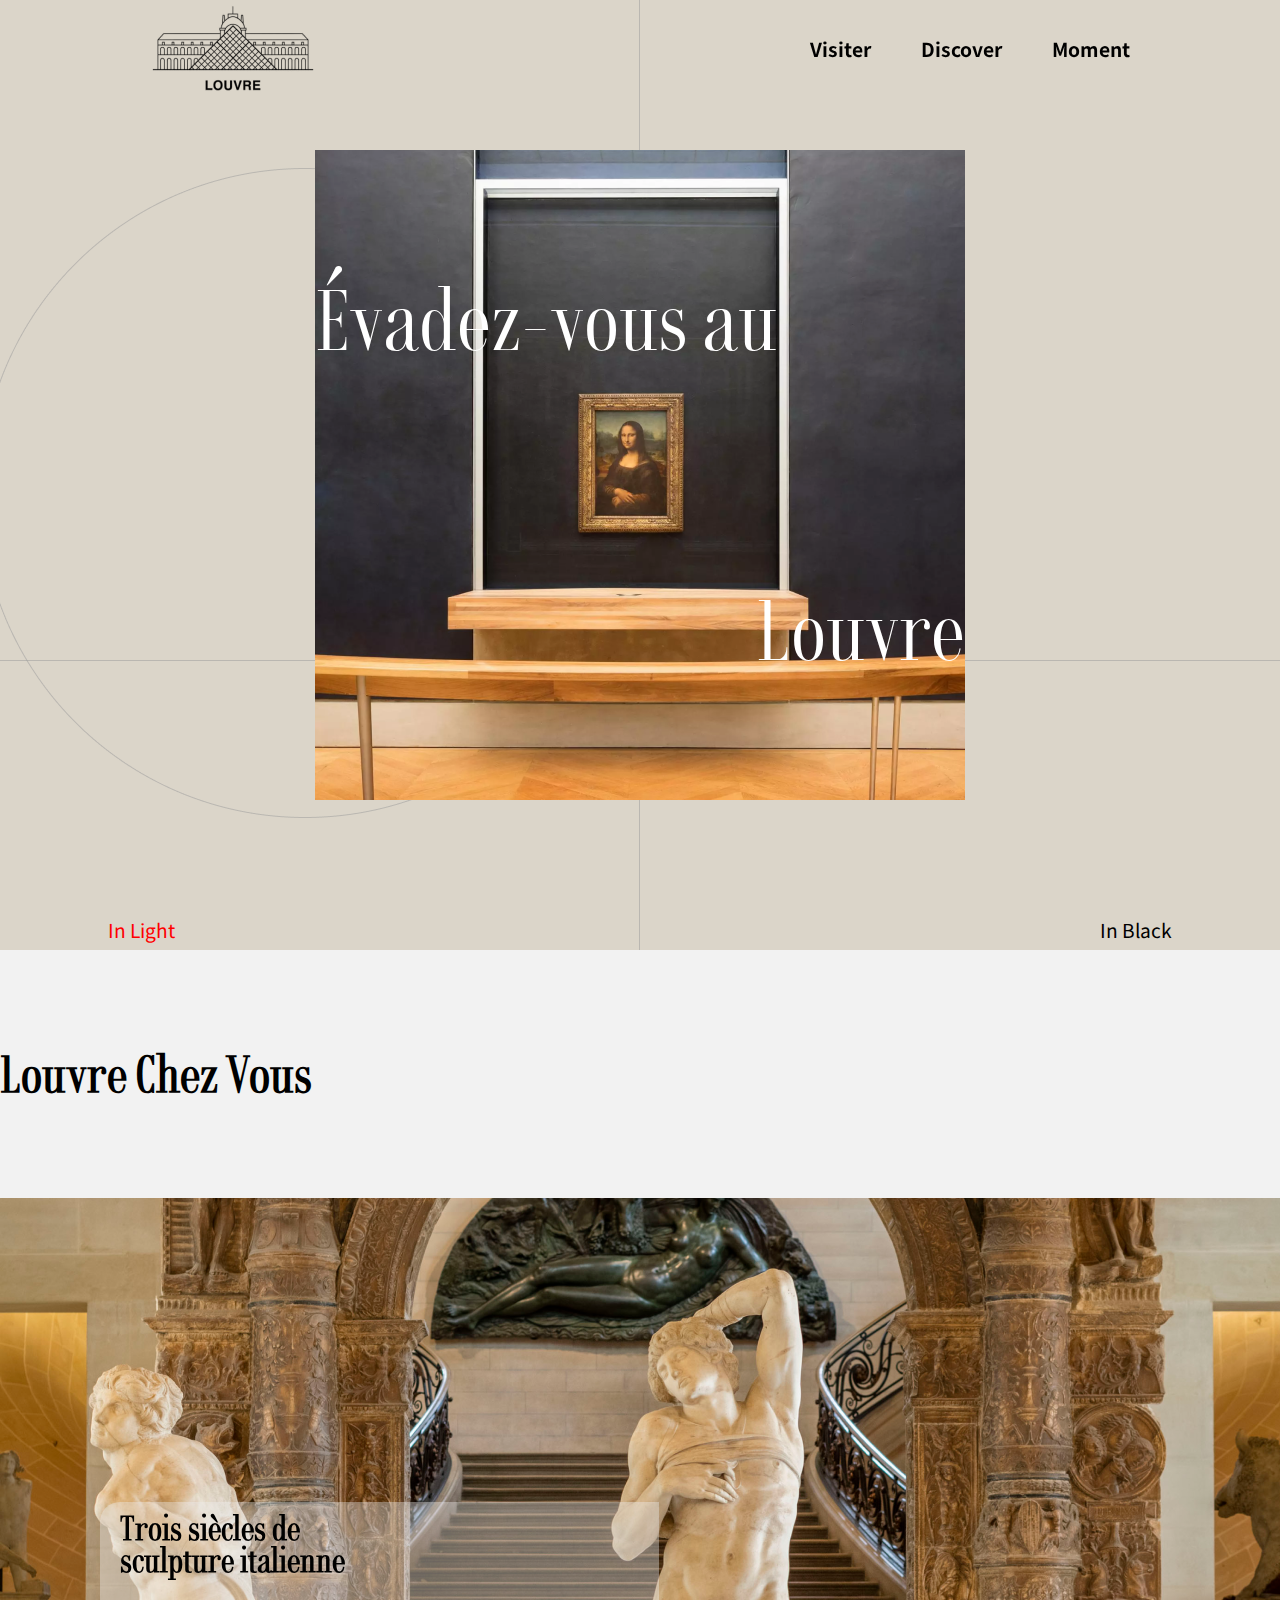
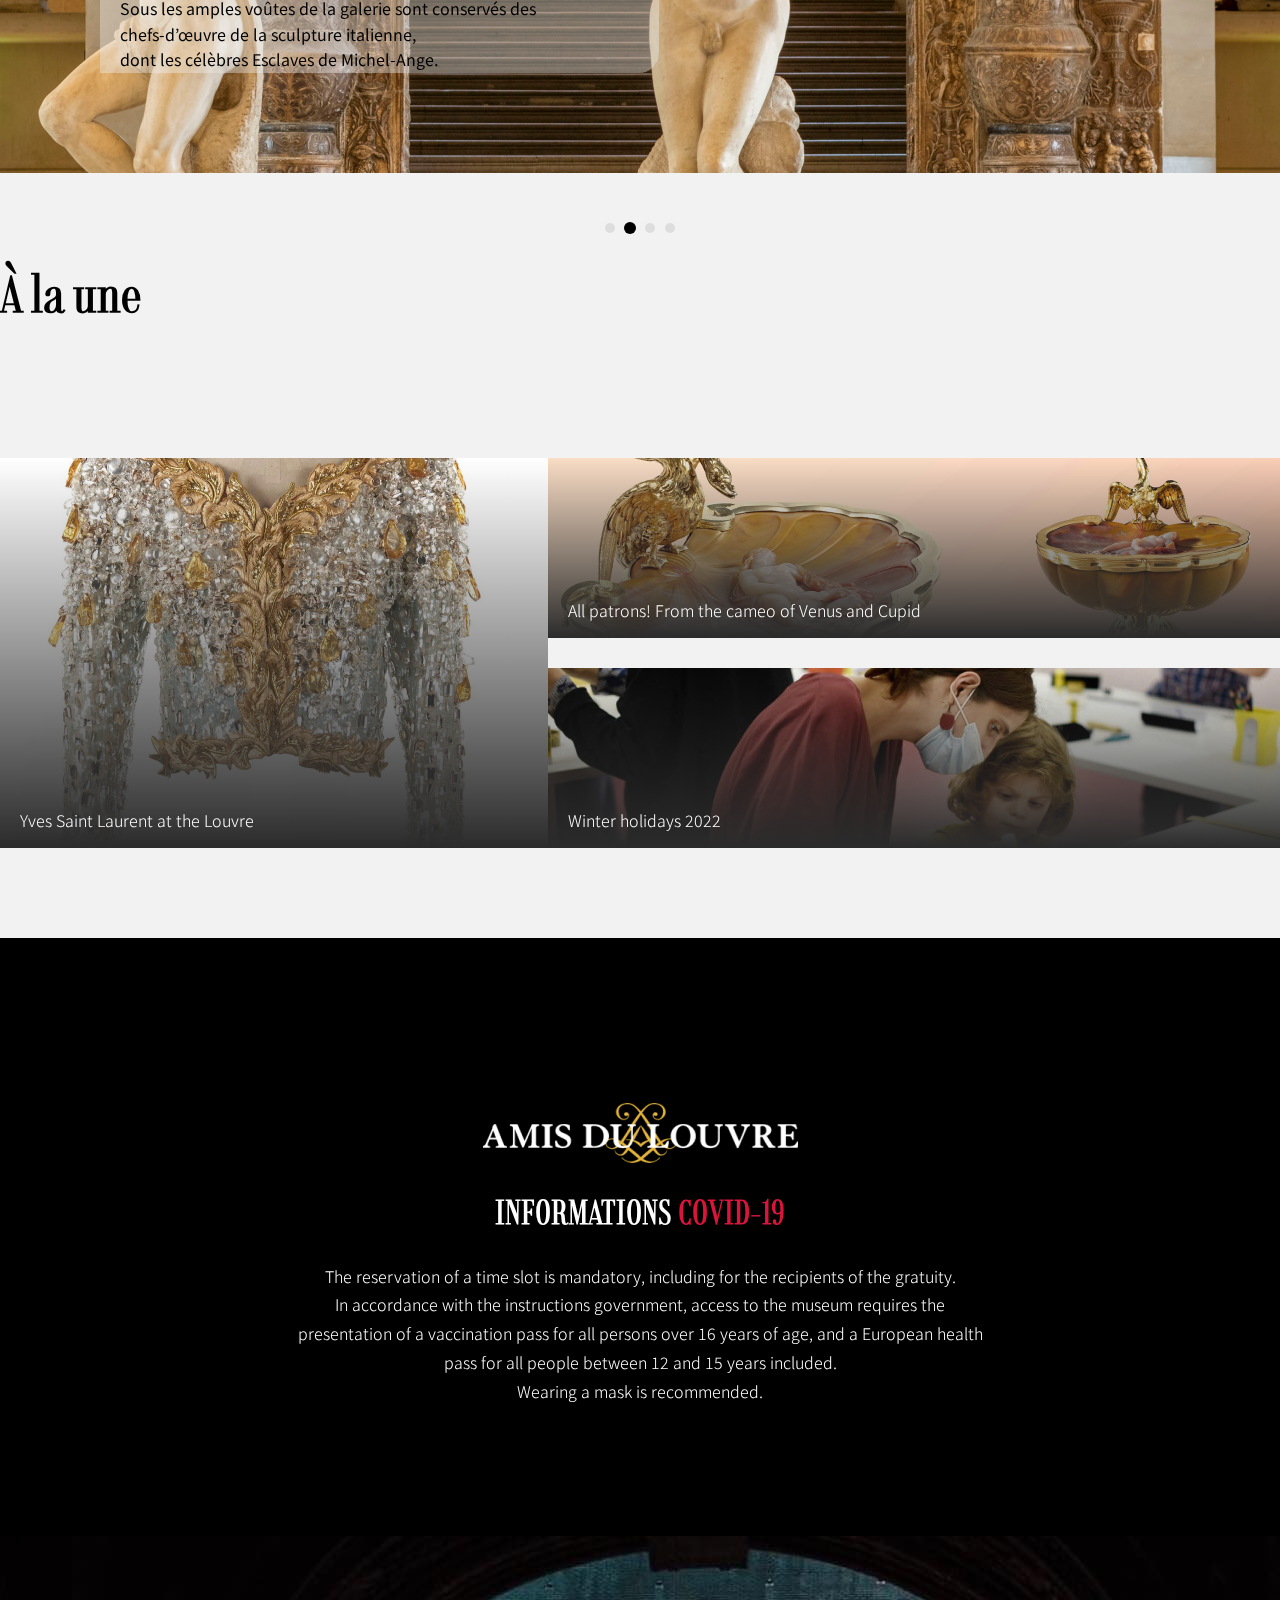
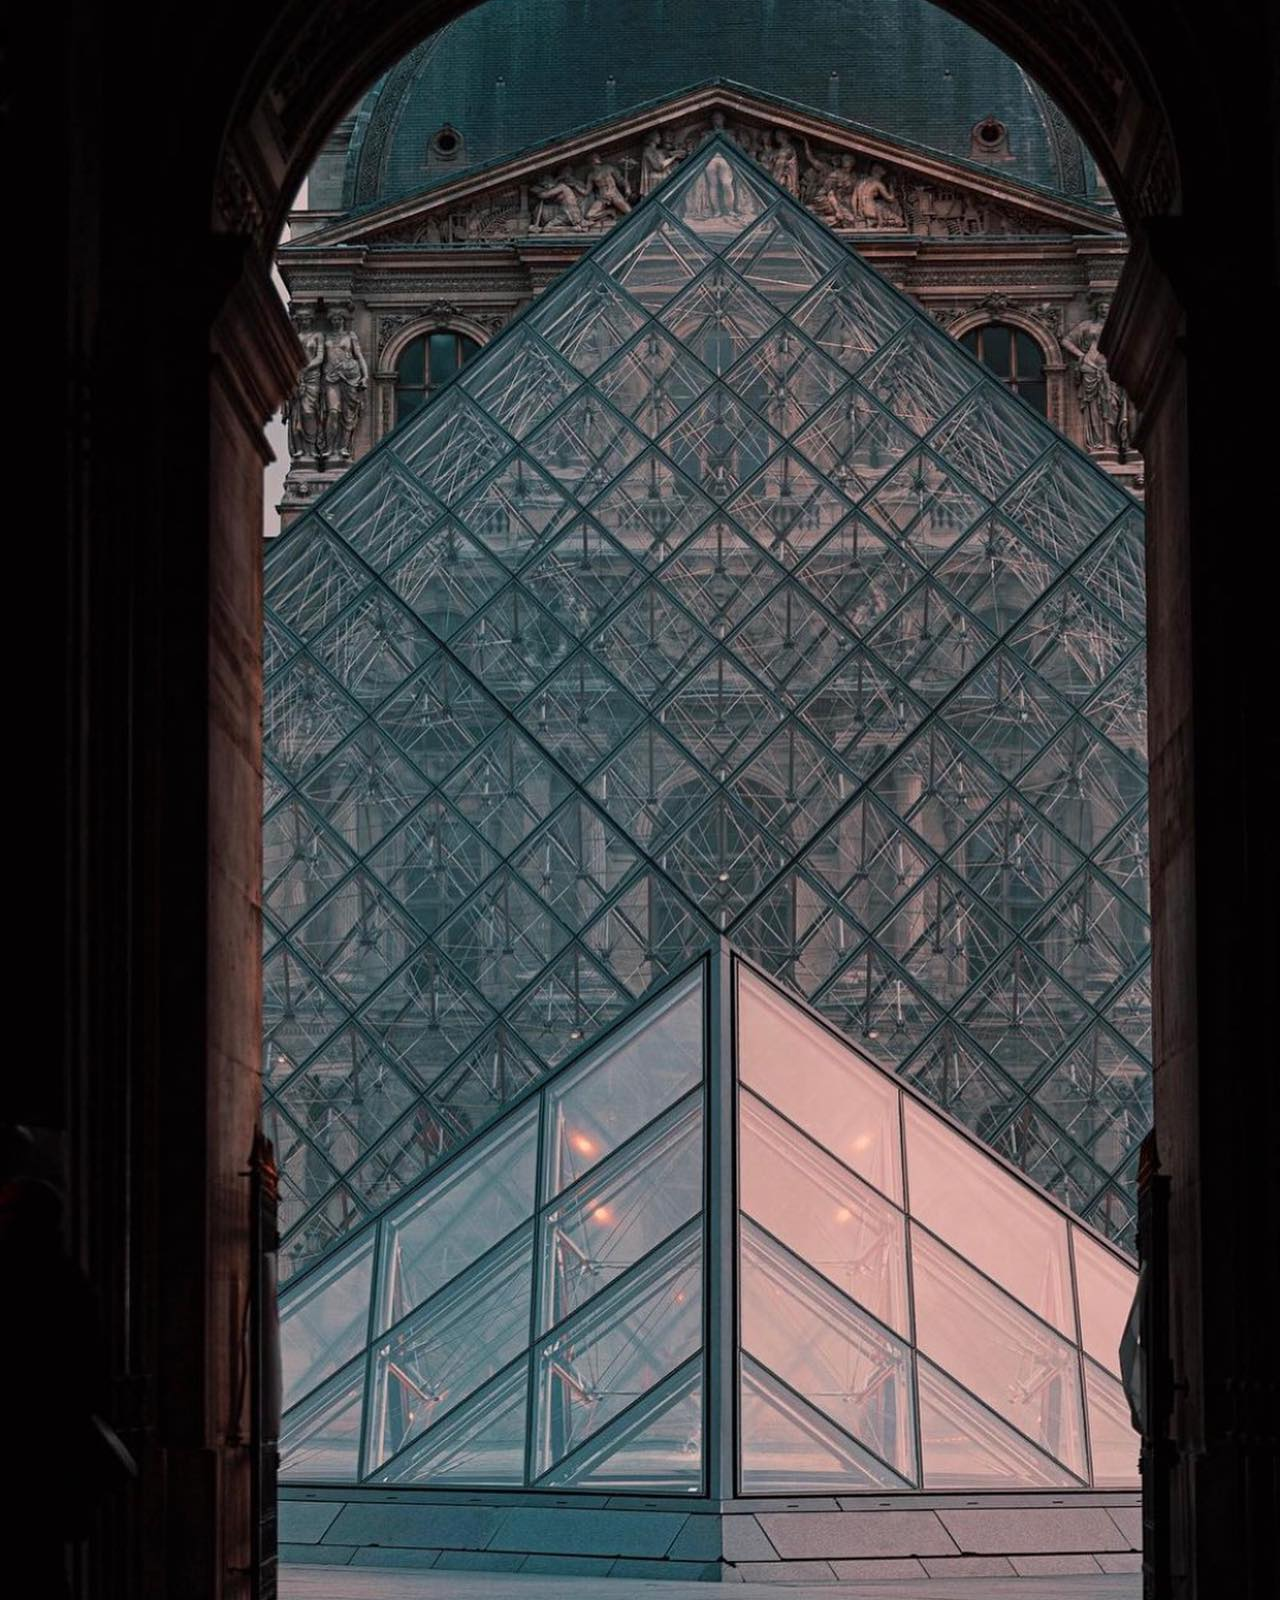
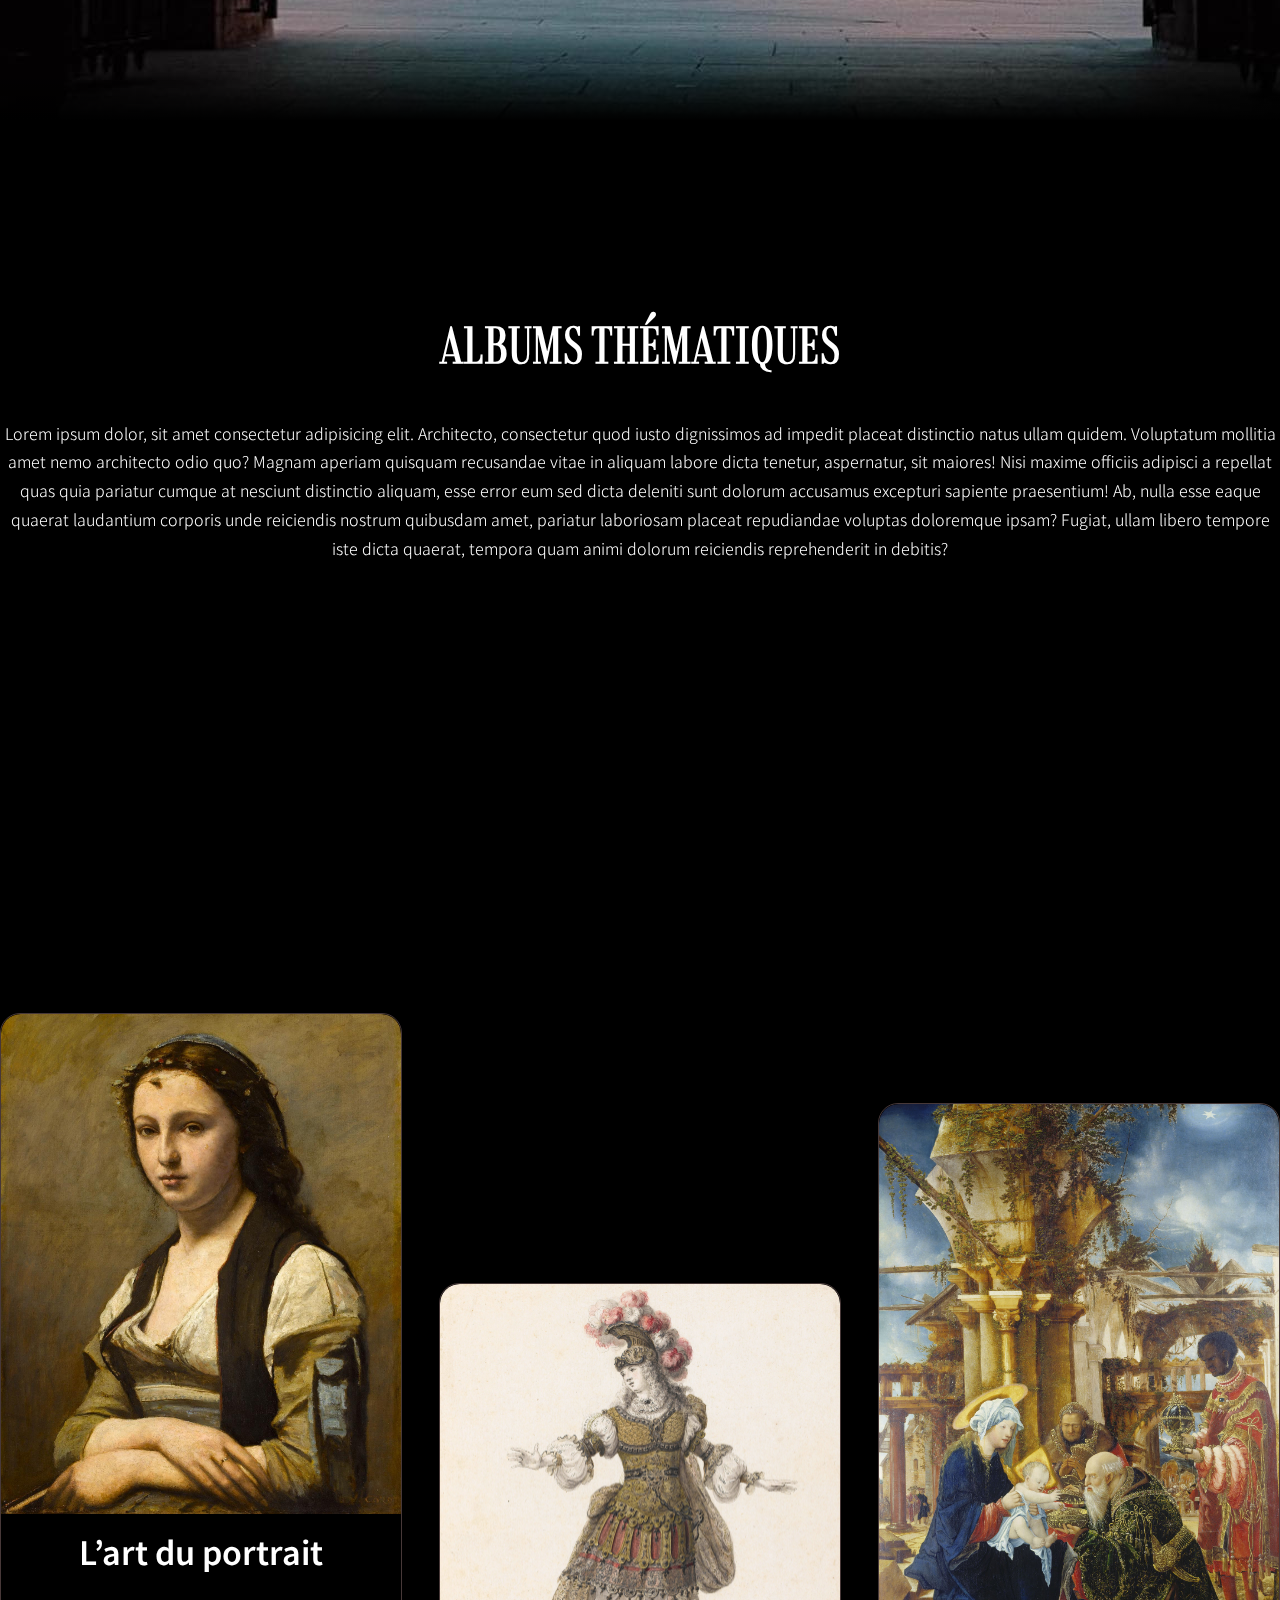
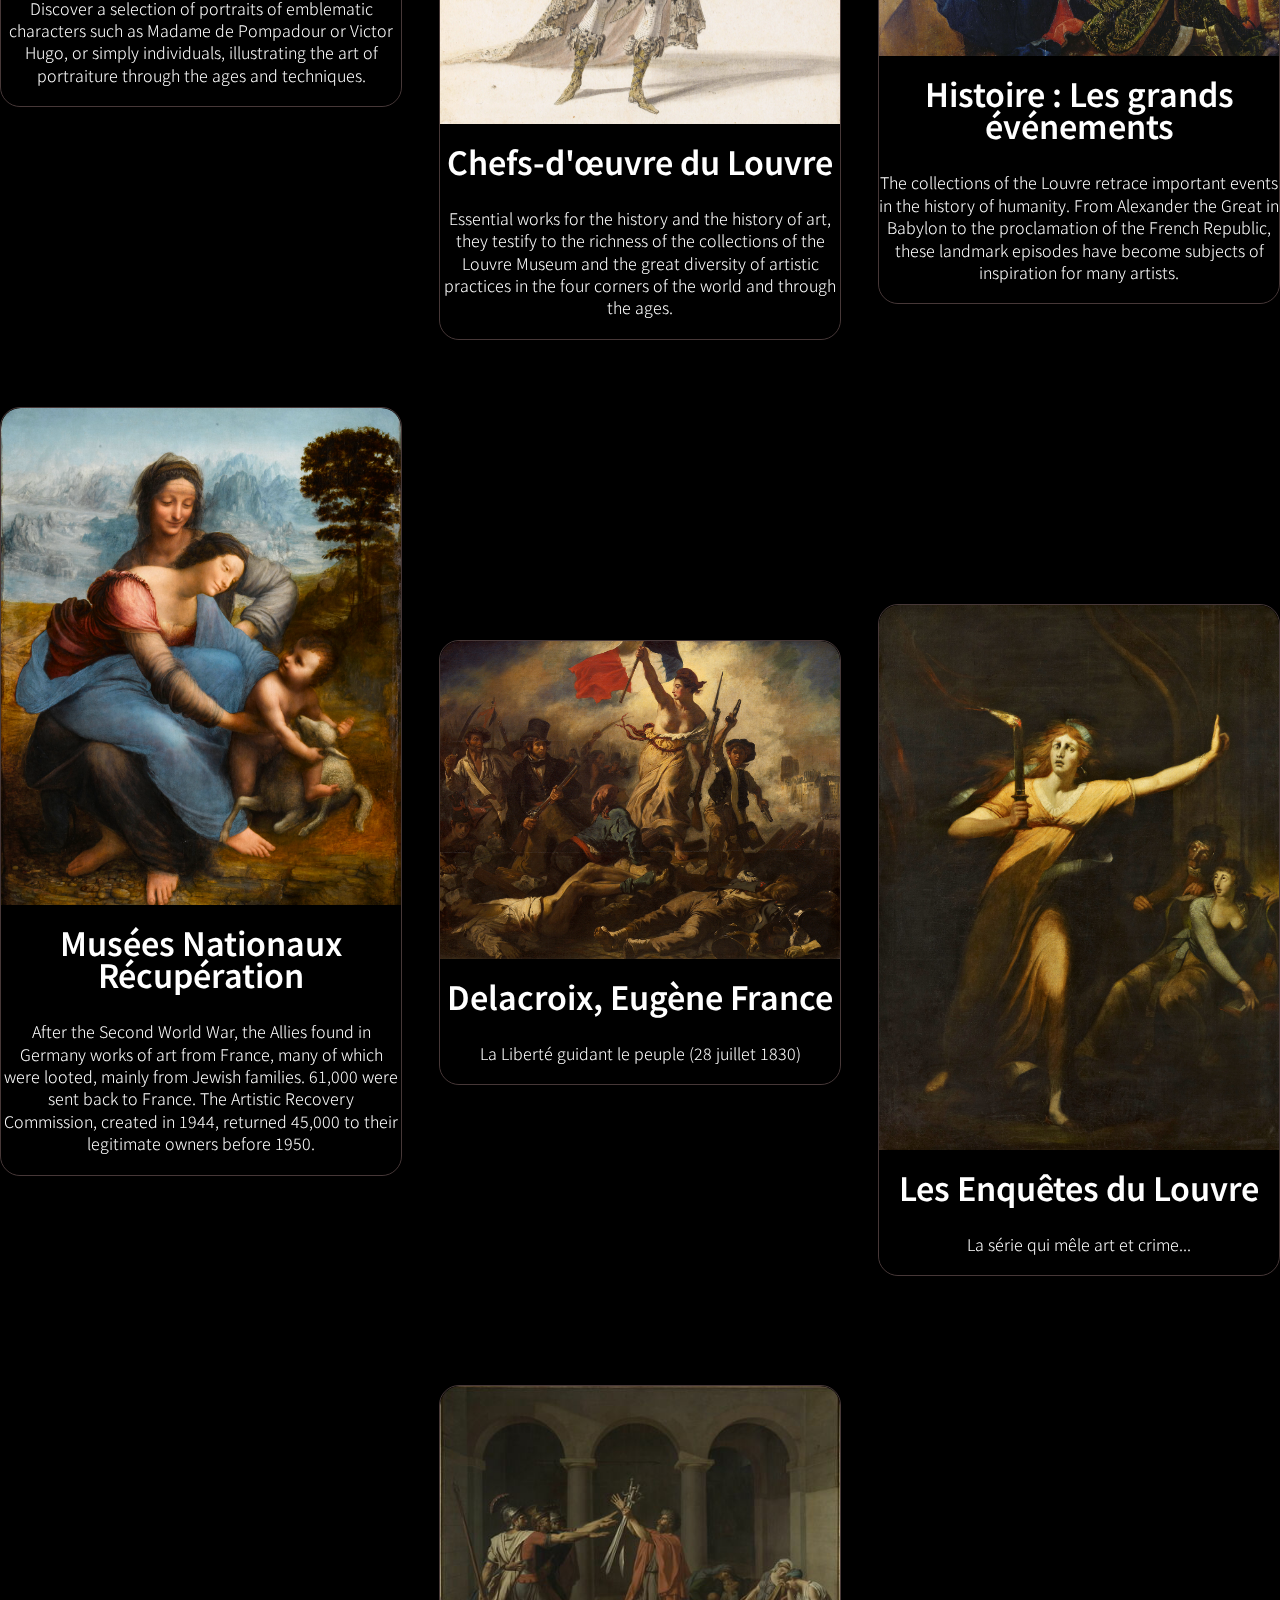
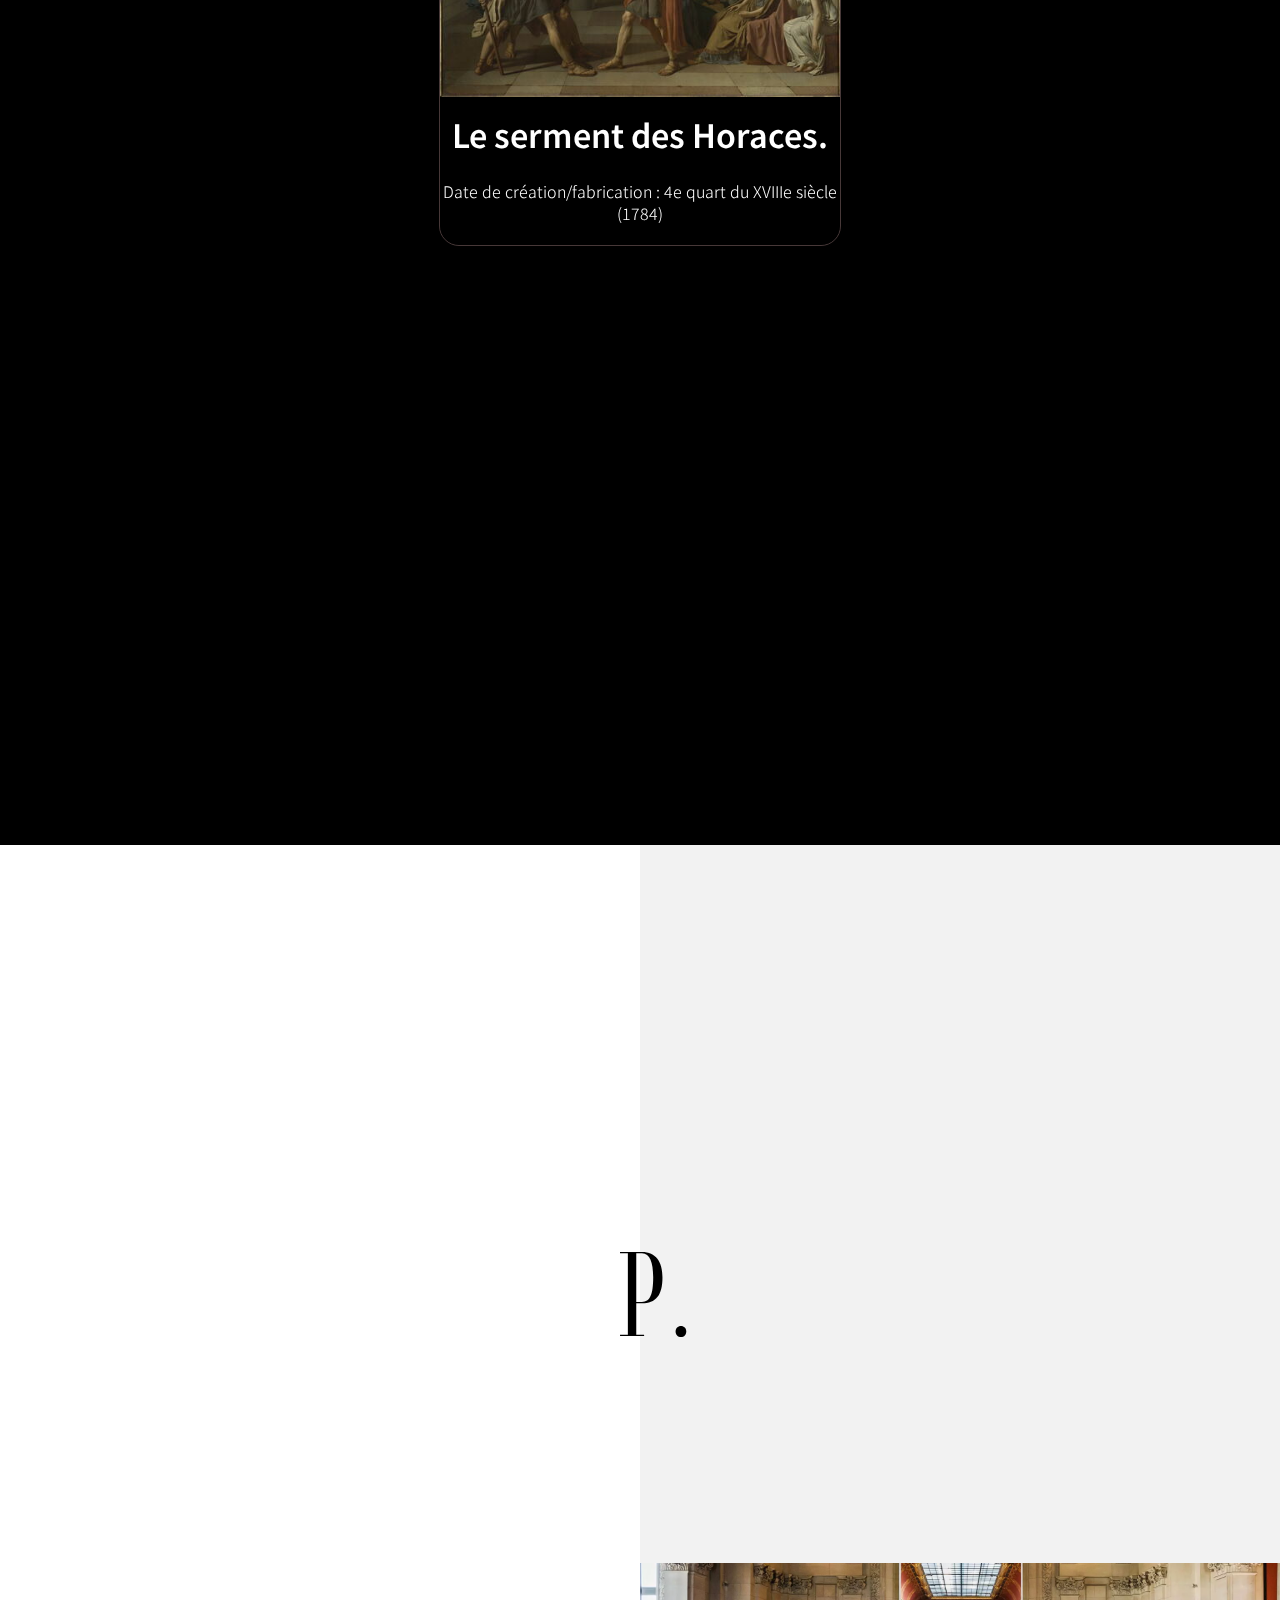
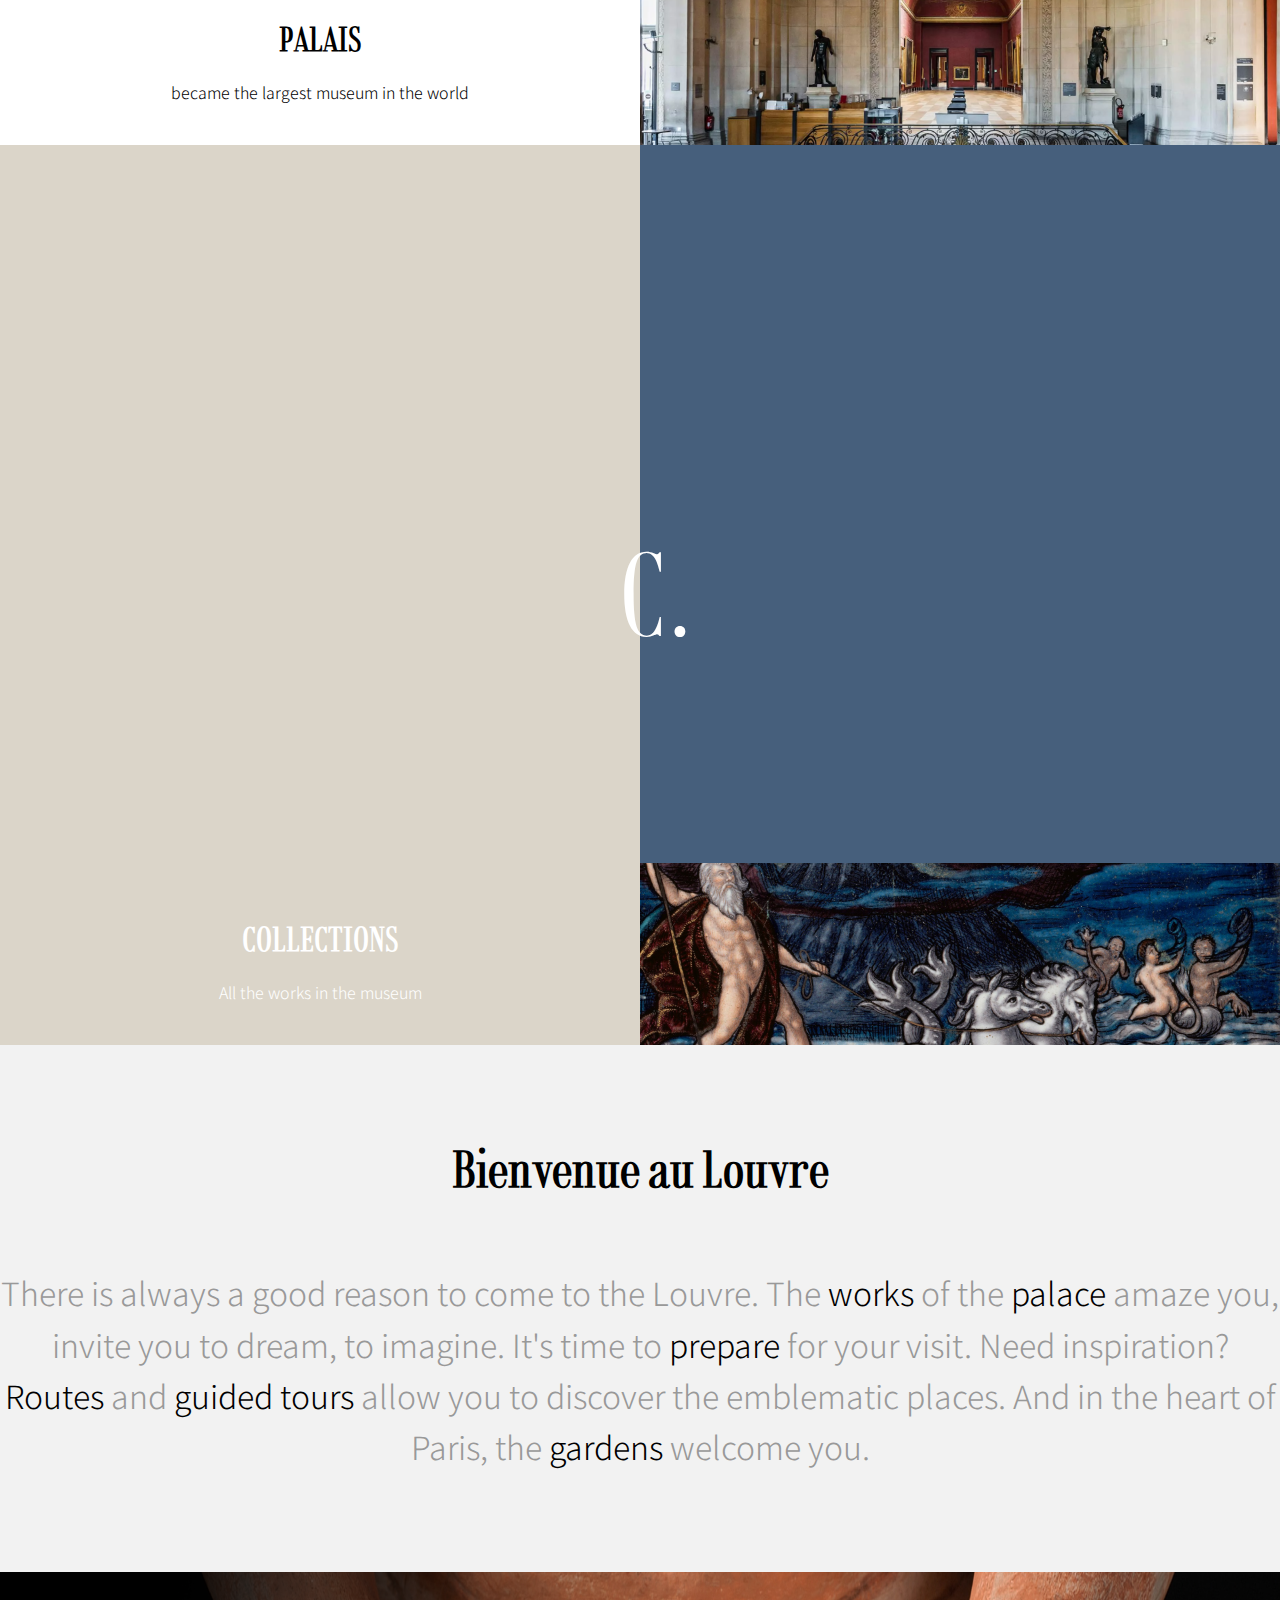
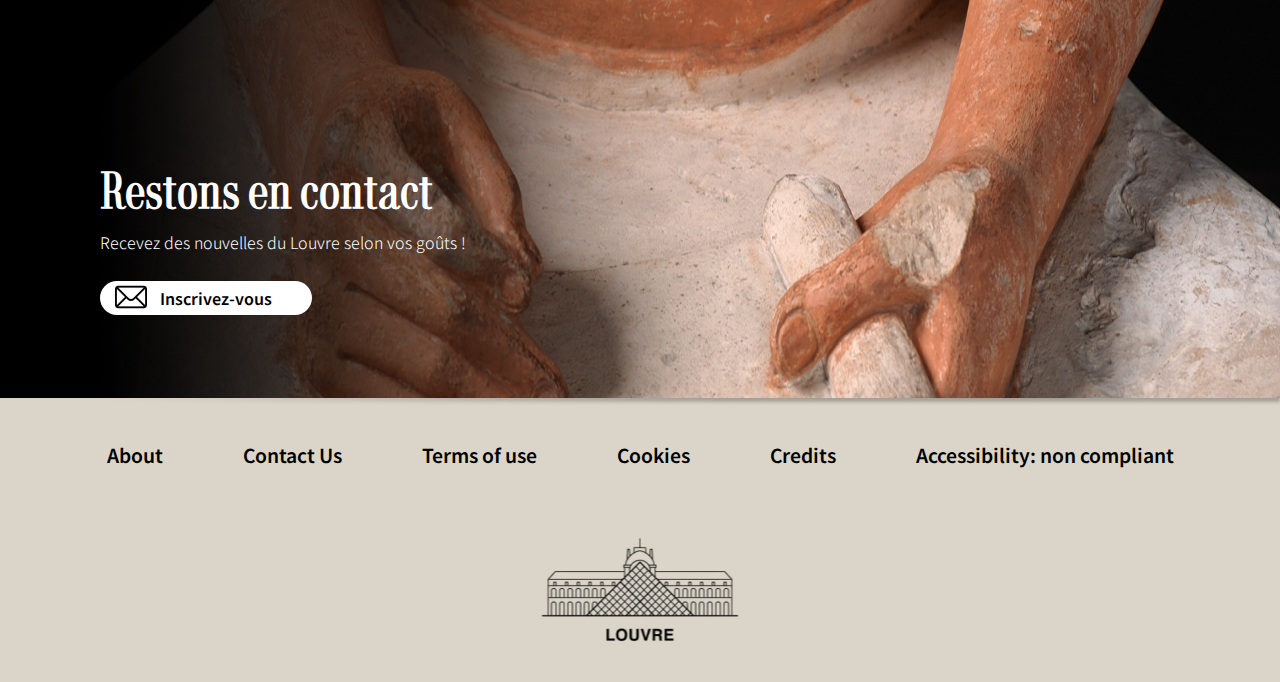
<file: index.html>
<!DOCTYPE html>
<html lang="en">
  <head>
    <meta charset="UTF-8" />
    <meta
      name="viewport"
      content="width=device-width, user-scalable=no, initial-scale=1.0, maximum-scale=1.0, minimum-scale=1.0"
    />
    <meta http-equiv="X-UA-Compatible" content="ie=edge" />
    <title><Portfolio_Louvre></title>
    <link rel="stylesheet" href="css/plugin/reset.css" />
    <link rel="stylesheet" href="css/plugin/slick.css" />
    <link rel="stylesheet" href="css/common.css" />
    <link rel="stylesheet" href="css/main.css" />
    <link rel="stylesheet" href="css/main-media.css" />
  </head>
  <body>
    <!-- 스크롤 위치값 -->
    <!-- <div class="pos"></div> -->

    <!-- Header -->
    <header class="header">
      <div class="logo"><a href="index.html"></a></div>
      <div class="gnb">
        <a href="#">Visiter</a>
        <a href="sub1.html">Discover</a>
        <a href="">Moment</a>
      </div>
      <div class="hide-menu">
        <div class="plus-menu">
          <div class="menu-btn">
            <span></span>
            <span></span>
            <span></span>
            <span></span>
          </div>
          <div class="menu-section">
            <nav class="plus-gnb">
              <a href="">Visiter</a>
              <a href="">Discover</a>
              <a href="">Moment</a>
            </nav>
          </div>
        </div>
      </div>
    </header>

    <!-- Top Button -->
    <div class="top_btn">
      <a href=""
        ><h2>TOP</h2>
        <img src="image/common/premium-icon-mona-lisa-3950108.png" alt=""
      /></a>
    </div>

    <!--  sec1 start -->
    <section class="sec1">
      <div class="sec1_container">
        <div class="change-image"></div>
        <h1 class="left_text">Évadez-vous au</h1>
        <h1 class="right_text">Louvre</h1>
      </div>
      <button class="light">In Light</button>
      <button class="black">In Black</button>
    </section>

    <!--  sec2 start -->
    <section class="sec2">
      <h1>Louvre Chez Vous</h1>
      <div class="slide_wrap">
        <div class="slide_banner">
          <img src="image/main/section2_slide1.png" alt="그림" />
          <div class="item_text">
            <h1>When the painters<br />french think big</h1>
            <p>
              The color of the walls gave their name to these huge rooms<br />which
              house the largest paintings in the Louvre: you can admire<br />some
              of the masterpieces of French painting of the 19th century,<br />from
              David to Delacroix.
            </p>
          </div>
        </div>
        <div class="slide_banner">
          <img src="image/main/section2_slide2.png" alt="그림" />
          <div class="item_text">
            <h1>
              Trois siècles de<br />
              sculpture italienne
            </h1>
            <p>
              Sous les amples voûtes de la galerie sont conservés des<br />
              chefs-d’œuvre de la sculpture italienne,<br />
              dont les célèbres Esclaves de Michel-Ange.
            </p>
          </div>
        </div>
        <div class="slide_banner">
          <img src="image/main/section2_slide3.png" alt="그림" />
          <div class="item_text">
            <h1>Lumière sur la sculpture</h1>
            <p>
              Les statues réunies au Louvre ont souvent été conçues pour<br />
              l’extérieur, notamment pour les jardins des palais de
              Versailles<br />
              ou des Tuileries.
            </p>
          </div>
        </div>
        <div class="slide_banner">
          <img src="image/main/section2_slide4.png" alt="그림" />
          <div class="item_text">
            <h1>Aux quatre coins du monde</h1>
            <p>
              Avec l’inauguration en 2000 du pavillon des Sessions,<br />
              antenne du musée du Quai Branly-Jacques Chirac,<br />
              le musée du Louvre s’ouvre aux arts de tous les continents.
            </p>
          </div>
        </div>
      </div>
    </section>

    <!--  sec3 start -->
    <section class="sec3">
      <h1>À la une</h1>

      <div class="intro_items">
        <div class="left_item">
          <img src="image/main/section3_item1.png" alt="그림" />
          <p>Yves Saint Laurent at the Louvre</p>
        </div>

        <div class="right_item">
          <div class="side_item">
            <img src="image/main/section3_item2.png" alt="" />
            <p>All patrons! From the cameo of Venus and Cupid</p>
          </div>

          <div class="side_item">
            <img src="image/main/section3_item3.png" alt="" />
            <p>Winter holidays 2022</p>
          </div>
        </div>
      </div>
    </section>

    <!--  sec4 start -->
    <section class="sec4">
      <div class="scroll_logo">
        <img src="image/main/section4_start-logo.png" alt="" />
        <div class="scroll_text">
          <h1>INFORMATIONS <span>COVID-19</span></h1>
          <p>
            The reservation of a time slot is mandatory, including for the
            recipients of the gratuity.<br />In accordance with the instructions
            government, access to the museum requires the presentation of a
            vaccination pass for all persons over 16 years of age, and a
            European health pass for all people between 12 and 15 years
            included.<br />Wearing a mask is recommended.
          </p>
        </div>
      </div>

      <div class="sec4-contents">
        <img class="bg" src="image/main/insta-17918239325256683.jpg" alt="" />
      </div>

      <div class="sec4_plus">
        <h1>ALBUMS THÉMATIQUES</h1>
        <p>
          Lorem ipsum dolor, sit amet consectetur adipisicing elit. Architecto,
          consectetur quod iusto dignissimos ad impedit placeat distinctio natus
          ullam quidem. Voluptatum mollitia amet nemo architecto odio quo?
          Magnam aperiam quisquam recusandae vitae in aliquam labore dicta
          tenetur, aspernatur, sit maiores! Nisi maxime officiis adipisci a
          repellat quas quia pariatur cumque at nesciunt distinctio aliquam,
          esse error eum sed dicta deleniti sunt dolorum accusamus excepturi
          sapiente praesentium! Ab, nulla esse eaque quaerat laudantium corporis
          unde reiciendis nostrum quibusdam amet, pariatur laboriosam placeat
          repudiandae voluptas doloremque ipsam? Fugiat, ullam libero tempore
          iste dicta quaerat, tempora quam animi dolorum reiciendis
          reprehenderit in debitis?
        </p>
        <div class="plus_wrap">
          <div class="leftArea">
            <div class="plus_item itemTop">
              <img src="image/main/sec4_item-1.jpg" alt="" />
              <div class="item_desc">
                <h2>L’art du portrait</h2>
                <p>
                  Discover a selection of portraits of emblematic characters
                  such as Madame de Pompadour or Victor Hugo, or simply
                  individuals, illustrating the art of portraiture through the
                  ages and techniques.
                </p>
              </div>
            </div>
            <div class="plus_item itemBottom">
              <img src="image/main/sec4_item-4.jpg" alt="" />
              <div class="item_desc">
                <h2>Musées Nationaux Récupération</h2>
                <p>
                  After the Second World War, the Allies found in Germany works
                  of art from France, many of which were looted, mainly from
                  Jewish families. 61,000 were sent back to France. The Artistic
                  Recovery Commission, created in 1944, returned 45,000 to their
                  legitimate owners before 1950.
                </p>
              </div>
            </div>
          </div>
          <div class="centerArea">
            <div class="plus_item itemTop">
              <img src="image/main/sec4_item-2.jpg" alt="" />
              <div class="item_desc">
                <h2>Chefs-d'œuvre du Louvre</h2>
                <p>
                  Essential works for the history and the history of art, they
                  testify to the richness of the collections of the Louvre
                  Museum and the great diversity of artistic practices in the
                  four corners of the world and through the ages.
                </p>
              </div>
            </div>
            <div class="plus_item itemBottom">
              <img src="image/main/sec4_item-5.jpg" alt="" />
              <div class="item_desc">
                <h2>Delacroix, Eugène France</h2>
                <p>La Liberté guidant le peuple (28 juillet 1830)</p>
              </div>
            </div>
            <div class="plus_item itemBottom">
              <img src="image/main/sec4_item-7.jpg" alt="" />
              <div class="item_desc">
                <h2>Le serment des Horaces.</h2>
                <p>
                  Date de création/fabrication : 4e quart du XVIIIe siècle
                  (1784)
                </p>
              </div>
            </div>
          </div>
          <div class="rightArea">
            <div class="plus_item itemTop">
              <img src="image/main/sec4_item-3.jpg" alt="" />
              <div class="item_desc">
                <h2>Histoire : Les grands événements</h2>
                <p>
                  The collections of the Louvre retrace important events in the
                  history of humanity. From Alexander the Great in Babylon to
                  the proclamation of the French Republic, these landmark
                  episodes have become subjects of inspiration for many artists.
                </p>
              </div>
            </div>
            <div class="plus_item itemBottom">
              <img src="image/main/sec4_item-6.jpg" alt="" />
              <div class="item_desc">
                <h2>Les Enquêtes du Louvre</h2>
                <p>La série qui mêle art et crime...</p>
              </div>
            </div>
          </div>
        </div>
      </div>
      <div class="sec4-crack">
        <div class="crack-head">
          <img class="crack1" src="image/main/crack1.png" alt="" />
          <img class="crack2" src="image/main/crack2.png" alt="" />
        </div>
        <div class="crack-bottom">
          <img class="crack3" src="image/main/crack3.png" alt="" />
          <img class="crack4" src="image/main/crack4.png" alt="" />
        </div>
        <div class="crack-des">
          <h1>
            The Mona Lisa, Hall of States<br />
            <span> Salle 711 (Salle des Etats), Aile Denon, Niveau 1</span>
          </h1>
          <p>
            It is in the Salle des Etats that the most famous painting in the
            world is exhibited: The Mona Lisa. This vast room, the largest in
            the museum, can accommodate many visitors. It is also where other
            well-known works of the Venetian school are presented, such as The
            Wedding at Cana by Veronese.
          </p>
        </div>
      </div>
    </section>
    <!--  sec4_plus start -->

    <!--  sec5 start -->
    <section class="sec5">
      <div class="scroll_wrap sec5_first">
        <div class="center_motion">
          <h1>P.</h1>
        </div>
        <div class="scroll_left">
          <img
            class="scroll_first"
            src="image/main/section5_left-img1.png"
            alt=""
          />
          <h1>PALAIS</h1>
          <p>became the largest museum in the world</p>
        </div>
        <div class="scroll_right">
          <div class="txt_left txt_first">
            <h1>PALAIS</h1>
            <p>
              Discover the former palace of the kings of France,<br />
              and dive into nearly 10,000 years<br />
              of art history presented in its collections.
            </p>
            <p>
              The palace is divided into three wings: Richelieu,<br />
              Sully and Denon, which we invite you to explore!
            </p>
            <div class="morebox line_bl">
              <a class="more_bl" href="">Discover all places</a>
            </div>
          </div>
          <img src="image/main/section5_right-img1.png" alt="" />
        </div>
      </div>

      <div class="scroll_wrap sec5_second">
        <div class="center_motion center_wt">
          <h1>C.</h1>
        </div>
        <div class="scroll_left wtxt">
          <img
            class="scroll_second"
            src="image/main/section5_left-img2.png"
            alt=""
          />
          <h1>COLLECTIONS</h1>
          <p>All the works in the museum</p>
        </div>
        <div class="scroll_right wtxt_intro">
          <div class="txt_left txt_second">
            <h1>COLLECTIONS</h1>
            <p>
              The Collections database features over 480,000<br />
              works from the Louvre Museum and the Eugène-Delacroix National
              Museum.
            </p>
            <p>
              Enhanced daily, it is the result of continuous research<br />
              and documentation carried out by the scientific staff of the two
              museums.
            </p>
            <div class="morebox line_wt">
              <a class="more_wt" href="">See the Louvre collections</a>
            </div>
          </div>
          <img src="image/main/section5_right-img2.png" alt="" />
        </div>
      </div>
    </section>

    <!--  sec6 start -->
    <section class="sec6">
      <div class="visiter_wrap">
        <h1>Bienvenue au Louvre</h1>
        <p>
          There is always a good reason to come to the Louvre. The
          <span class="works">works</span> of the
          <span class="palace">palace</span> amaze you, invite you to dream, to
          imagine. It's time to <span class="prepare">prepare</span> for your
          visit. Need inspiration? <span class="routes">Routes</span> and
          <span class="guid">guided tours</span> allow you to discover the
          emblematic places. And in the heart of Paris, the
          <span class="gardens">gardens</span> welcome you.
        </p>
      </div>
      <div class="event_wrap">
        <img src="image/main/section6_event.png" alt="" />
        <div class="event_text">
          <h1>Restons en contact</h1>
          <p>Recevez des nouvelles du Louvre selon vos goûts !</p>
          <a href=""><span>Inscrivez-vous</span></a>
        </div>
      </div>
      <!-- footer -->
      <footer class="footer">
        <ul>
          <li><a href="">About</a></li>
          <li><a href="">Contact Us</a></li>
          <li><a href="">Terms of use</a></li>
          <li><a href="">Cookies</a></li>
          <li><a href="">Credits</a></li>
          <li><a href="">Accessibility: non compliant</a></li>
        </ul>
        <div class="footer_logo">
          <img src="image/main/footer_logo.png" alt="" />
        </div>
      </footer>
    </section>

    <script src="js/plugin/jquery-3.6.0.min.js"></script>
    <script src="js/plugin/jquery-1.12.4.min.js"></script>
    <script src="js/plugin/slick.min.js"></script>
    <script src="js/main.js"></script>
  </body>
</html>
</file>
<file: css/common.css>
@import url("https://fonts.googleapis.com/css2?family=Cormorant+Garamond:wght@400;500;600;700&display=swap");
/* font-family: 'Cormorant Garamond', serif; */
@import url("https://fonts.googleapis.com/css2?family=Noto+Sans+KR:wght@100;300;400;500;700;900&display=swap");
/* font-family: 'Noto Sans KR', sans-serif; */
@font-face {
  font-family: "Rondal-Regula";
  src: url(../font/Rondal-Regular.otf);
}
body {
  font-family: "Noto Sans KR", sans-serif;
}
/* 스크롤 위치값 */
.pos {
  width: 150px;
  height: 50px;
  text-align: center;
  line-height: 50px;
  background: rgba(0, 0, 0, 0.67);
  color: #fff;
  font-weight: bold;
  font-size: 20px;
  position: fixed;
  left: 50%;
  top: 50%;
  transform: translate(-50%, -50%);
  z-index: 1000;
  display: block;
}
/* top_btn Effect */
.top_btn {
  position: fixed;
  right: 5%;
  bottom: 10%;
  text-align: center;
  z-index: 9999999999;
  animation: btn_scroll 2s 1s infinite;
  opacity: 0;
  transition: 0.5s;
}
.top_btn h2 {
  font-size: 1.5em;
  font-weight: 600;
  background: linear-gradient(
    to right bottom,
    rgb(246, 13, 13),
    rgb(78, 3, 255)
  );
  color: transparent;
  -webkit-background-clip: text;
}
@keyframes btn_scroll {
  0% {
    transform: translateY(0);
  }
  50% {
    transform: translateY(40px);
  }
  100% {
    transform: translateY(0);
  }
}
/* header */
.header {
  position: fixed;
  width: 100%;
  left: 0;
  top: 0;
  display: flex;
  justify-content: space-between;
  align-items: center;
  z-index: 999;
}
.header .logo {
  width: 166px;
  height: 100px;
  margin-left: 150px;
}
.header .logo a {
  display: block;
  height: 100%;
  background: url(../image/common/logo.png) no-repeat center;
}

.header .gnb {
  display: flex;
  justify-content: center;
  margin-right: 150px;
}
.header .gnb a {
  font-size: 1.2em;
  font-weight: 700;
  color: #000;
  transform: scale(1);
}
.header .gnb a:hover {
  transform: scale(1.2);
  transition: 0.5s;
}
.header .gnb a:nth-child(2) {
  margin: 0 50px;
}
/* Header Plus menu */
header .hide-menu {
  display: none;
}
header .plus-menu {
  width: 80px;
  display: flex;
  justify-content: space-between;
  align-items: center;
}
header .plus-menu img {
  margin-top: 5px;
}

header .plus-menu .menu-btn {
  width: 30px;
  height: 20px;
  cursor: pointer;
  z-index: 50;
  position: relative;
}
header .plus-menu .menu-btn span {
  position: absolute;
  width: 100%;
  height: 2px;
  background: #000;
  transition: 0.5s;
}
header .menu-btn span:nth-child(1) {
  top: 0;
}
header .menu-btn span:nth-child(2) {
  top: 50%;
}
header .menu-btn span:nth-child(3) {
  top: 50%;
}
header .menu-btn span:nth-child(4) {
  top: 100%;
}

header .menu-btn.active span {
  background: white;
}
header .menu-btn.active span:nth-child(1),
header .menu-btn.active span:nth-child(4) {
  opacity: 0;
}
header .menu-btn.active span:nth-child(2) {
  transform: rotate(45deg);
}
header .menu-btn.active span:nth-child(3) {
  transform: rotate(-45deg);
}
header .menu-section {
  width: 100vw;
  height: 100vh;
  position: fixed;
  left: 0;
  top: 0;
  background: rgba(0, 0, 0, 0.8);
  display: none;
}
.plus-gnb {
  position: absolute;
  left: 50%;
  top: 50%;
  transform: translate(-50%, -50%);
}
.plus-menu .menu-section .plus-gnb a {
  display: block;
  color: #fff;
  font-size: 3em;
  margin: 20px 30px;
}
.plus-menu .menu-section .plus-gnb a:hover {
  color: red;
}
/* footer */
.footer {
  position: relative;
  height: 276px;
  background: #dbd5c9;
}
.footer ul {
  display: flex;
  justify-content: center;
  color: #000;
}
.footer ul li {
  margin: 40px;
}
.footer ul li a {
  font-size: 1.2rem;
  font-weight: 600;
  text-decoration: none;
  color: #000;
}
.footer .footer_logo {
  position: absolute;
  left: 50%;
  bottom: 0;
  transform: translate(-50%, 0);
}

@media (max-width: 767px) {
  /* top_btn Effect */
  .top_btn h2 {
    font-size: 1em;
  }
  .top_btn img {
    display: none;
  }
  /* header */
  .header .logo {
    margin-left: 5%;
  }
  .header .logo a {
    transform: scale(0.8);
  }

  .header .gnb {
    display: none;
  }
  header .hide-menu {
    display: block;
  }
  /* footer */
  .footer {
    position: relative;
    height: 150px;
    background: #dbd5c9;
  }
  .footer ul {
    display: block;
  }
  .footer ul li {
    float: left;
    margin: 12px 18px;
  }
  .footer ul li a {
    font-size: 0.8rem;
  }
  .footer .footer_logo {
    transform: translate(30px, 55px) scale(0.5);
  }
}
</file>
<file: css/main.css>
html,
body {
  height: 100%;
  background: #f2f2f2;
}

.wrap {
  width: 100%;
  max-width: 1920px;
  min-width: 1200px;
  position: relative;
  margin: auto;
  overflow: hidden;
}
h1 {
  font-family: "Rondal-Regula";
}
section {
  position: relative;
}
/* sec1 section */
.sec1 {
  width: 100%;
  height: 950px;
  background: url(../image/main/section1_bg.png) no-repeat center;
  background-size: cover;
}
.sec1 .sec1_container {
  position: absolute;
  left: 50%;
  top: 50%;
  transform: translate(-50%, -50%);

  width: 650px;
  height: 650px;
}
.sec1 .sec1_container .change-image {
  width: 100%;
  height: 100%;
  background: url("../image/main/section1_img1_on.png") no-repeat center;

  transition: all 1s;
}

.sec1 .sec1_container h1 {
  font-size: 5em;
  color: #fff;
}
.sec1 .sec1_container .left_text {
  position: absolute;
  left: 0;
  top: 20%;
  z-index: 999;
  animation: show-left 0.3s 0.5s linear both;
}
.sec1 .sec1_container .right_text {
  position: absolute;
  right: 0;
  bottom: 20%;
  z-index: 999;
  animation: show-right 0.3s 1s linear both;
}
.sec1 button {
  position: relative;
  font-size: 1.2em;
  font-weight: 400;
  font-family: "Noto Sans KR", sans-serif;
  background: none;
  border: none;
  cursor: pointer;
}
.sec1 .light {
  position: absolute;
  left: 8%;
  bottom: 5px;
  color: red;
}
.sec1 .black {
  position: absolute;
  right: 8%;
  bottom: 5px;
}
@keyframes show-left {
  from {
    transform: translateX(-350px);
    opacity: 0;
  }
  to {
    transform: translateX(-250px);
    opacity: 1;
  }
}
@keyframes show-right {
  from {
    transform: translateX(200px);
    opacity: 0;
  }
  to {
    transform: translateX(100px);
    opacity: 1;
  }
}
/* sec2 section */
.sec2 {
  max-width: 1320px;
  margin: 0 auto;
  height: 80vh;
}
.sec2 h1 {
  font-size: 3em;
  font-weight: 600;
  margin: 100px 0;
}
.slide_wrap {
}
.sec2 .slide_banner {
  position: relative;
}
.sec2 .slide_banner img {
}
.sec2 .slide_banner .item_text {
  position: absolute;
  left: 0;
  bottom: 0;
  margin: 100px;
}
.sec2 .slide_banner .item_text h1 {
  width: 519px;
  font-size: 2rem;
  font-weight: 600;
  background-color: rgba(238, 238, 238, 0.4);
  border-radius: 20px 0 0 0;
  padding: 10px 20px;
  margin-bottom: 0px;
}
.sec2 .slide_banner .item_text p {
  width: 519px;
  font-size: 1rem;
  font-weight: 400;
  color: #000;
  background-color: rgba(238, 238, 238, 0.4);
  border-radius: 0 0 20px 0;
  padding: 10px 20px 0 20px;
  line-height: 1.6;
}
.slick-dots {
  display: flex;
  justify-content: center;
}
.slick-dots li {
  width: 10px;
  height: 10px;
  background: #dddddd;
  border-radius: 50%;
  margin: 50px 5px 0 5px;
  cursor: pointer;
}

.slick-dots li.slick-active {
  background: #000;
  transform: scale(1.2);
}

.slick-dots li button {
  display: none;
}
/* sec3 section */
.sec3 {
  height: auto;
  max-width: 1320px;
  margin: 0 auto;
}
.sec3 h1 {
  font-size: 3rem;
  font-weight: 600;
  padding: 100px 0 50px 0;
}
.sec3 .intro_items {
  display: flex;
  justify-content: space-between;

  font-size: 1rem;
  font-weight: 300;
  color: #fff;
  padding: 10vh 0;
}
.sec3 .intro_items .left_item {
  position: relative;
  height: 390px;
  overflow: hidden;
  cursor: pointer;
}
.sec3 .intro_items .left_item img {
  width: 100%;
  height: 100%;
  object-fit: cover;
}
.sec3 .intro_items .left_item::after {
  content: "";
  position: absolute;
  left: 0;
  top: 0;
  width: 100%;
  height: 100%;
  background: linear-gradient(360deg, rgb(43, 43, 43), transparent);
}

.sec3 .intro_items .left_item p {
  position: absolute;
  left: 0;
  bottom: 0;
  padding: 20px;

  z-index: 10;
}
.sec3 .intro_items .right_item {
}
.sec3 .intro_items .right_item .side_item {
  position: relative;
  height: 180px;
  overflow: hidden;
  cursor: pointer;
}
.sec3 .intro_items .right_item .side_item::after {
  content: "";
  position: absolute;
  left: 0;
  top: 0;
  width: 100%;
  height: 100%;
  background: linear-gradient(360deg, rgb(43, 43, 43), transparent);
}
.sec3 .intro_items .right_item .side_item > p {
  position: absolute;
  left: 0;
  bottom: 0;
  padding: 20px;
  z-index: 10;
}
.sec3 .intro_items .right_item .side_item > img {
  float: right;
  transform: scale(1);
}
.sec3 .intro_items .right_item .side_item:nth-child(1) {
  margin-bottom: 30px;
}
.sec3 .left_item img,
.sec3 .right_item .side_item img {
  transition: 0.5s;
}
.sec3 .left_item:hover img,
.sec3 .right_item .side_item:hover img {
  transform: scale(1.1);
}

/* sec4 section */
.sec4 {
  /*height: 300vh;*/
  background: #000;
  padding-top: 15vh;
  text-align: center;
}

.sec4 .scroll_logo {
  width: 700px;
  margin: 0 auto 100px;
  /*border: 2px solid crimson;*/
  padding: 30px;
  border-radius: 20px;
}

.sec4 .scroll_logo img {
  margin-bottom: 20px;
}
.sec4 .scroll_logo .scroll_text {
  text-align: center;
  line-height: 1.8;
}
.sec4 .scroll_logo .scroll_text h1 {
  font-size: 2rem;
  font-weight: 600;
  color: #fff;
  margin-bottom: 20px;
}
.sec4 .scroll_logo .scroll_text h1 span {
  color: crimson;
}
.sec4 .scroll_logo .scroll_text p {
  font-size: 1rem;
  font-weight: 300;
  color: #fff;
}

.sec4-contents {
  position: relative;
}
.sec4-contents:after {
  content: "";
  position: absolute;
  left: 0;
  bottom: 0;
  width: 100%;
  height: 50px;
  background: linear-gradient(to top, black, transparent);
}
.sec4-contents img.bg {
}
/* 비율 깨지기때문에 값 넣지 말것



/* sec4_plus section */
.sec4_plus {
  position: relative;
}

.sec4_plus h1 {
  max-width: 1320px;
  margin: 0 auto;
  font-size: 3em;
  font-weight: 600;
  color: #fff;
  padding-top: 200px;
  margin-bottom: 50px;
}
.sec4_plus p {
  max-width: 1320px;
  margin: 0 auto;
  font-size: 1em;
  font-weight: 300;
  color: #fff;
  line-height: 1.8;
}
.sec4_plus .plus_wrap {
  max-width: 1600px;
  height: 220vh;
  margin: 0 auto;
  padding-top: 20vh;

  display: flex;
  justify-content: space-between;
}
.sec4_plus .plus_wrap > div {
  transition: 0.1s;
}
.sec4_plus .plus_wrap .leftArea {
  padding-top: 30vh;
}
.sec4_plus .plus_wrap .centerArea {
  padding-top: 60vh;
}
.sec4_plus .plus_wrap .rightArea {
  padding-top: 40vh;
}
.sec4_plus .plus_wrap .itemTop,
.sec4_plus .plus_wrap .centerArea .itemBottom {
  margin-bottom: 300px;
}

.sec4_plus .plus_wrap .plus_item {
  position: relative;
  width: 400px;

  border: 1px solid rgb(71, 56, 56);
  border-radius: 20px;
  text-align: center;
  overflow: hidden;
  transform: translate(0, 0);
}
.sec4_plus .plus_wrap .plus_item img {
  width: 100%;

  border-radius: 20px 20px 0 0;
  box-shadow: 5px 5px 10px -5px;
}
.sec4_plus .plus_item .item_desc {
  width: 100%;
  color: #fff;
  background: rgba(0, 0, 0, 0.4);
  padding: 20px 0;
  border-radius: 0 0 20px 20px;
}
.sec4_plus .plus_item .item_desc h2 {
  font-size: 2em;
  font-weight: 600;
  margin-bottom: 30px;
}
.sec4_plus .plus_item .item_desc p {
  font-size: 1em;
  font-weight: 300;
  line-height: 1.4;
}
.sec4_plus .plus_wrap .sec4_box2,
.sec4_plus .plus_wrap .sec4_box5 {
  /*transform: translateY(50px);*/
}
.sec4_plus .plus_wrap .sec4_box3,
.sec4_plus .plus_wrap .sec4_box6 {
  /*transform: translateY(100px);*/
}
/* Crack Motion */
.sec4 .sec4-crack {
  width: 1096px;
  margin: 0 auto;
  padding-bottom: 50vh;
  overflow: hidden;
}
.sec4 .sec4-crack .crack-head {
  display: flex;
  justify-content: center;
}
.sec4 .sec4-crack .crack-bottom {
  display: flex;
  justify-content: center;
  margin-bottom: 50px;
}
.sec4 .sec4-crack .crack-head .crack1 {
  transform: translate(-1000px, -500px);
  transition: 1s;
}
.sec4 .sec4-crack .crack-head .crack2 {
  transform: translate(1000px, -500px);
  transition: 1s;
}
.sec4 .sec4-crack .crack-bottom .crack3 {
  transform: translate(-1000px, 500px);
  transition: 1s;
}
.sec4 .sec4-crack .crack-bottom .crack4 {
  transform: translate(1000px, 500px);
  transition: 1s;
}
.sec4 .sec4-crack .crack-des {
  color: #fff;
  line-height: 1.4;
  text-align: center;
  transform: translateY(500px);
  transition: 3s;
  opacity: 0;
}
.sec4 .sec4-crack h1 {
  width: 510px;
  font-size: 3em;
  font-weight: 600;
  padding-bottom: 50px;
  margin: 0 auto;
}
.sec4 .sec4-crack h1 > span {
  font-size: 14px;
  font-weight: 300;
  font-style: italic;
  color: #999;
  float: right;
}
.sec4 .sec4-crack p {
  width: 720px;
  font-size: 1em;
  font-weight: 300;
  margin: 0 auto;
}
/* sec5 section */
.sec5 {
  background: #f2f2f2;
}

.sec5 .scroll_wrap {
  position: relative;
  display: flex;
  justify-content: space-between;
  overflow: hidden;
}
.sec5 .scroll_wrap .center_motion {
  position: absolute;
  left: 50%;
  top: 50%;
  transform: translate(-50%, -50%);
  font-size: 7rem;
  font-weight: 400;
  z-index: 100;
  margin-left: 15px;
}
.sec5 .scroll_wrap .center_wt {
  color: #fff;
}
.sec5 .scroll_wrap .scroll_left {
  position: relative;
  width: 50%;
  height: 900px;
  background-color: #fff;
  text-align: center;
}
.sec5 .scroll_wrap .scroll_left img {
  padding-top: 120px;
  transform: translateX(-400px);
  opacity: 0;
  transition: 2s;
}
.sec5 .scroll_wrap .scroll_left h1 {
  position: absolute;
  left: 50%;
  bottom: 10%;
  transform: translate(-50%, 0);

  font-size: 2rem;
  font-weight: 600;
}
.sec5 .scroll_wrap .scroll_left p {
  position: absolute;
  left: 50%;
  bottom: 5%;
  transform: translate(-50%, 0);

  font-size: 1rem;
  font-weight: 300;
}

.sec5 .scroll_wrap .scroll_right {
  position: relative;
  width: 50%;
  height: 900px;
}
.sec5 .scroll_wrap .scroll_right .txt_left {
  padding-left: 277px;
  padding-top: 164px;
  transform: translateY(200px);
  opacity: 0;
  transition: 2s;
}
.sec5 .scroll_wrap .scroll_right h1 {
  font-size: 2rem;
  font-weight: 600;
  margin-bottom: 32px;
}
.sec5 .scroll_wrap .scroll_right p {
  font-size: 1rem;
  font-weight: 300;
  line-height: 1.2;
  margin-bottom: 26px;
}
.sec5 .scroll_wrap .scroll_right p:nth-child(1) {
  margin-bottom: 32px;
}
.sec5 .scroll_wrap .scroll_right img {
  position: absolute;
  bottom: 0;
  z-index: 10;
  width: 100%;
}
.sec5 .scroll_wrap .scroll_right .txt_left .more_bl {
  font-size: 1rem;
  font-weight: 600;
  color: #000;
}
.sec5 .scroll_wrap .wtxt {
  background: #dbd5c9;
  color: #fff;
}
.sec5 .scroll_wrap .wtxt_intro {
  background: #465f7c;
  color: #fff;
}
.sec5 .scroll_wrap .scroll_right .txt_left .more_wt {
  font-size: 1rem;
  font-weight: 600;
  color: #fff;
}
.sec5 .scroll_wrap .scroll_right .txt_left .line_bl {
  position: relative;
}
.sec5 .scroll_wrap .scroll_right .txt_left .line_bl::after {
  content: "";
  width: 50px;
  height: 2px;
  background-color: #000;
  position: absolute;
  bottom: -20px;
  left: 0;
  transition: 0.5s;
}
.sec5 .scroll_wrap .scroll_right .txt_left .line_bl:hover::after {
  width: 150px;
}
.sec5 .scroll_wrap .scroll_right .txt_left .line_wt {
  position: relative;
}
.sec5 .scroll_wrap .scroll_right .txt_left .line_wt::after {
  content: "";
  width: 70px;
  height: 2px;
  background-color: #fff;
  position: absolute;
  bottom: -20px;
  left: 0;
  transition: 0.5s;
}
.sec5 .scroll_wrap .scroll_right .txt_left .line_wt:hover::after {
  width: 210px;
}
/* sec6 section */
.sec6 {
  background: #f2f2f2;
  overflow: hidden;
}
.sec6 .visiter_wrap {
  text-align: center;
  padding: 100px 0;
  max-width: 1320px;
  margin: 0 auto;
}
.sec6 .visiter_wrap h1 {
  font-size: 3rem;
  font-weight: 600;
  margin-bottom: 74px;
}
.sec6 .visiter_wrap p {
  font-size: 2rem;
  font-weight: 300;
  color: #999;
  line-height: 1.6;
}
.sec6 .visiter_wrap span {
  color: #000;
}
.sec6 .visiter_wrap span:hover {
  text-decoration: underline;
}
.sec6 .event_wrap {
  position: relative;
  height: 434px;
  background: #dbd5c9;
}
.sec6 .event_wrap img {
  width: 100%;
  height: 100%;
}
.sec6 .event_wrap .event_text {
  position: absolute;
  left: 0;
  bottom: 0;
  z-index: 100;
  color: #fff;
  padding: 100px;
}
.sec6 .event_wrap .event_text h1 {
  font-size: 3rem;
  font-weight: 600;
  margin-bottom: 20px;
}
.sec6 .event_wrap .event_text p {
  font-size: 1rem;
  font-weight: 300;
  margin-bottom: 40px;
}
.sec6 .event_wrap .event_text a {
  position: relative;
  background-color: #fff;
  border-radius: 20px;
  padding: 5px 40px;
}

.sec6 .event_wrap .event_text a::before {
  position: absolute;
  left: 15px;
  top: 0;
  width: 32px;
  height: 32px;
  content: "";
  background: url(../image/main/mail_icon.png);
}
.sec6 .event_wrap .event_text span {
  font-size: 1rem;
  font-weight: 600;
  color: #000;
  padding-left: 20px;
}
.sec6 span {
  cursor: pointer;
  position: relative;
}
</file>
<file: css/main-media.css>
@media (max-width: 767px) {
  /* sec1 section */
  .sec1 {
    height: 100vh;
  }
  .sec1 .sec1_container {
    transform: translate(-50%, -50%) scale(0.5);
  }
  .sec1 .sec1_container h1 {
    font-size: 4em;
    color: #000;
  }
  .sec1 .sec1_container .left_text {
    left: 38%;
    top: 115%;
  }
  .sec1 .sec1_container .right_text {
    right: 18%;
    bottom: -35%;
  }
  .sec1 button {
    display: none;
  }
  /* sec2 section */
  .sec2 {
    height: 60vh;
  }
  .sec2 h1 {
    font-size: 1.5em;
    font-weight: 600;
    margin: 50px 0;
    padding: 0 20px;
  }
  .slide_wrap {
  }
  .sec2 .slide_banner {
    width: 100%;
  }
  .sec2 .slide_banner img {
    width: 100%;
    height: 300px;
    object-fit: cover;
  }
  .sec2 .slide_banner .item_text {
    position: relative;
    margin: 0;
  }
  .sec2 .slide_banner .item_text h1 {
    font-size: 1.5em;
    font-weight: 600;
  }
  .sec2 .slide_banner .item_text p {
    font-size: 0.5rem;
    font-weight: 400;
  }
  .slick-dots {
    display: none;
  }
  /* sec3 section */
  .sec3 {
    height: auto;
    max-width: 1320px;
    margin: 0 auto;
  }
  .sec3 h1 {
    font-size: 1.5rem;
    padding: 40vh 0 10vh 20px;
  }
  .sec3 .intro_items {
    padding: 0 0 20vh 0;
  }

  .sec3 .intro_items .right_item {
    display: none;
  }
  /* sec4 section */
  .sec4 {
    /*height: 300vh;*/
    background: #000;
    padding-top: 15vh;
    text-align: center;
  }

  .sec4 .scroll_logo {
    width: 100%;
    padding: 0;
  }

  .sec4 .scroll_logo img {
    margin-bottom: 10px;
    transform: scale(0.7);
  }
  .sec4 .scroll_logo .scroll_text h1 {
    font-size: 1.5rem;
    margin-bottom: 10px;
  }
  .sec4 .scroll_logo .scroll_text p {
    width: 80%;
    font-size: 0.5rem;
    margin: 0 auto;
  }

  .sec4-contents img {
    width: 100%;
    object-fit: cover;
  }

  /* sec4_plus section */
  .sec4_plus {
    position: relative;
  }

  .sec4_plus h1 {
    max-width: 1320px;
    margin: 0 auto;
    font-size: 1.5em;
    font-weight: 600;
    color: #fff;
    padding-top: 10vh;
    margin-bottom: 0;
  }
  .sec4_plus p {
    display: none;
  }
  .sec4_plus .plus_wrap {
    height: 150vh;
    padding-top: 0;
    transform: scale(0.8);
  }
  .sec4_plus .plus_wrap .leftArea {
    display: none;
  }
  .sec4_plus .plus_wrap .centerArea {
    padding-top: 0;
  }
  .sec4_plus .plus_wrap .rightArea {
    display: none;
  }
  .sec4_plus .plus_wrap .itemTop,
  .sec4_plus .plus_wrap .centerArea .itemBottom {
    width: 100%;
    margin-bottom: 100px;
  }
  .sec4_plus .plus_wrap .plus_item img {
    width: 100%;
  }
  .sec4_plus .plus_item .item_desc h2 {
    font-size: 1.5em;
    margin-bottom: 10px;
  }

  /* Crack Motion */
  .sec4 .sec4-crack {
    width: 100%;
    margin: 0 auto;
    padding: 10vh 0 20vh 0;
    overflow: hidden;
  }
  .sec4 .sec4-crack .crack-head .crack1 {
    width: 50%;
  }
  .sec4 .sec4-crack .crack-head .crack2 {
    width: 50%;
  }
  .sec4 .sec4-crack .crack-bottom .crack3 {
    width: 50%;
  }
  .sec4 .sec4-crack .crack-bottom .crack4 {
    width: 50%;
  }
  .sec4 .sec4-crack .crack-des {
    transition: 1.5s;
  }
  .sec4 .sec4-crack h1 {
    width: 100%;
    font-size: 1.5em;
  }
  .sec4 .sec4-crack h1 > span {
    font-size: 12px;
    float: initial;
  }
  .sec4 .sec4-crack p {
    display: none;
  }
  /* sec5 section */
  .sec5 {
    background: #f2f2f2;
  }

  .sec5 .scroll_wrap {
    position: relative;
    display: flex;
    justify-content: space-between;
    overflow: hidden;
  }
  .sec5 .scroll_wrap .center_motion {
    display: none;
  }
  .sec5 .scroll_wrap .scroll_left {
    position: relative;
    width: 100%;
    height: 100vh;
    background-color: #fff;
    text-align: center;
  }
  .sec5 .scroll_wrap .scroll_left img {
    width: 100%;
    padding-top: 0;
    transform: translateX(0);
    opacity: 1;
  }
  .sec5 .scroll_wrap .scroll_left p {
    width: 100%;
    font-size: 0.8rem;
  }
  .sec5 .scroll_wrap .scroll_right {
    display: none;
  }

  .sec5 .scroll_wrap .wtxt {
    background: #000;
    color: #fff;
  }

  /* sec6 section */

  .sec6 .visiter_wrap h1 {
    font-size: 1.5rem;
    margin-bottom: 20px;
  }
  .sec6 .visiter_wrap p {
    font-size: 1rem;
  }

  .sec6 .event_wrap {
    position: relative;
    height: 30vh;
    background: #dbd5c9;
  }
  .sec6 .event_wrap img {
    height: 100%;
  }
  .sec6 .event_wrap .event_text {
    position: absolute;
    left: 0;
    bottom: 0;
    z-index: 100;
    color: #fff;
    padding: 30px;
  }
  .sec6 .event_wrap .event_text h1 {
    font-size: 1.5rem;
    font-weight: 600;
    margin-bottom: 10px;
  }
  .sec6 .event_wrap .event_text p {
    font-size: 0.8rem;
    font-weight: 300;
    margin-bottom: 20px;
  }
  .sec6 .event_wrap .event_text a {
    padding: 0 20px;
  }

  .sec6 .event_wrap .event_text a::before {
    display: none;
  }
  .sec6 .event_wrap .event_text span {
    font-size: 0.8rem;
    padding-left: 0;
  }
}
</file>
